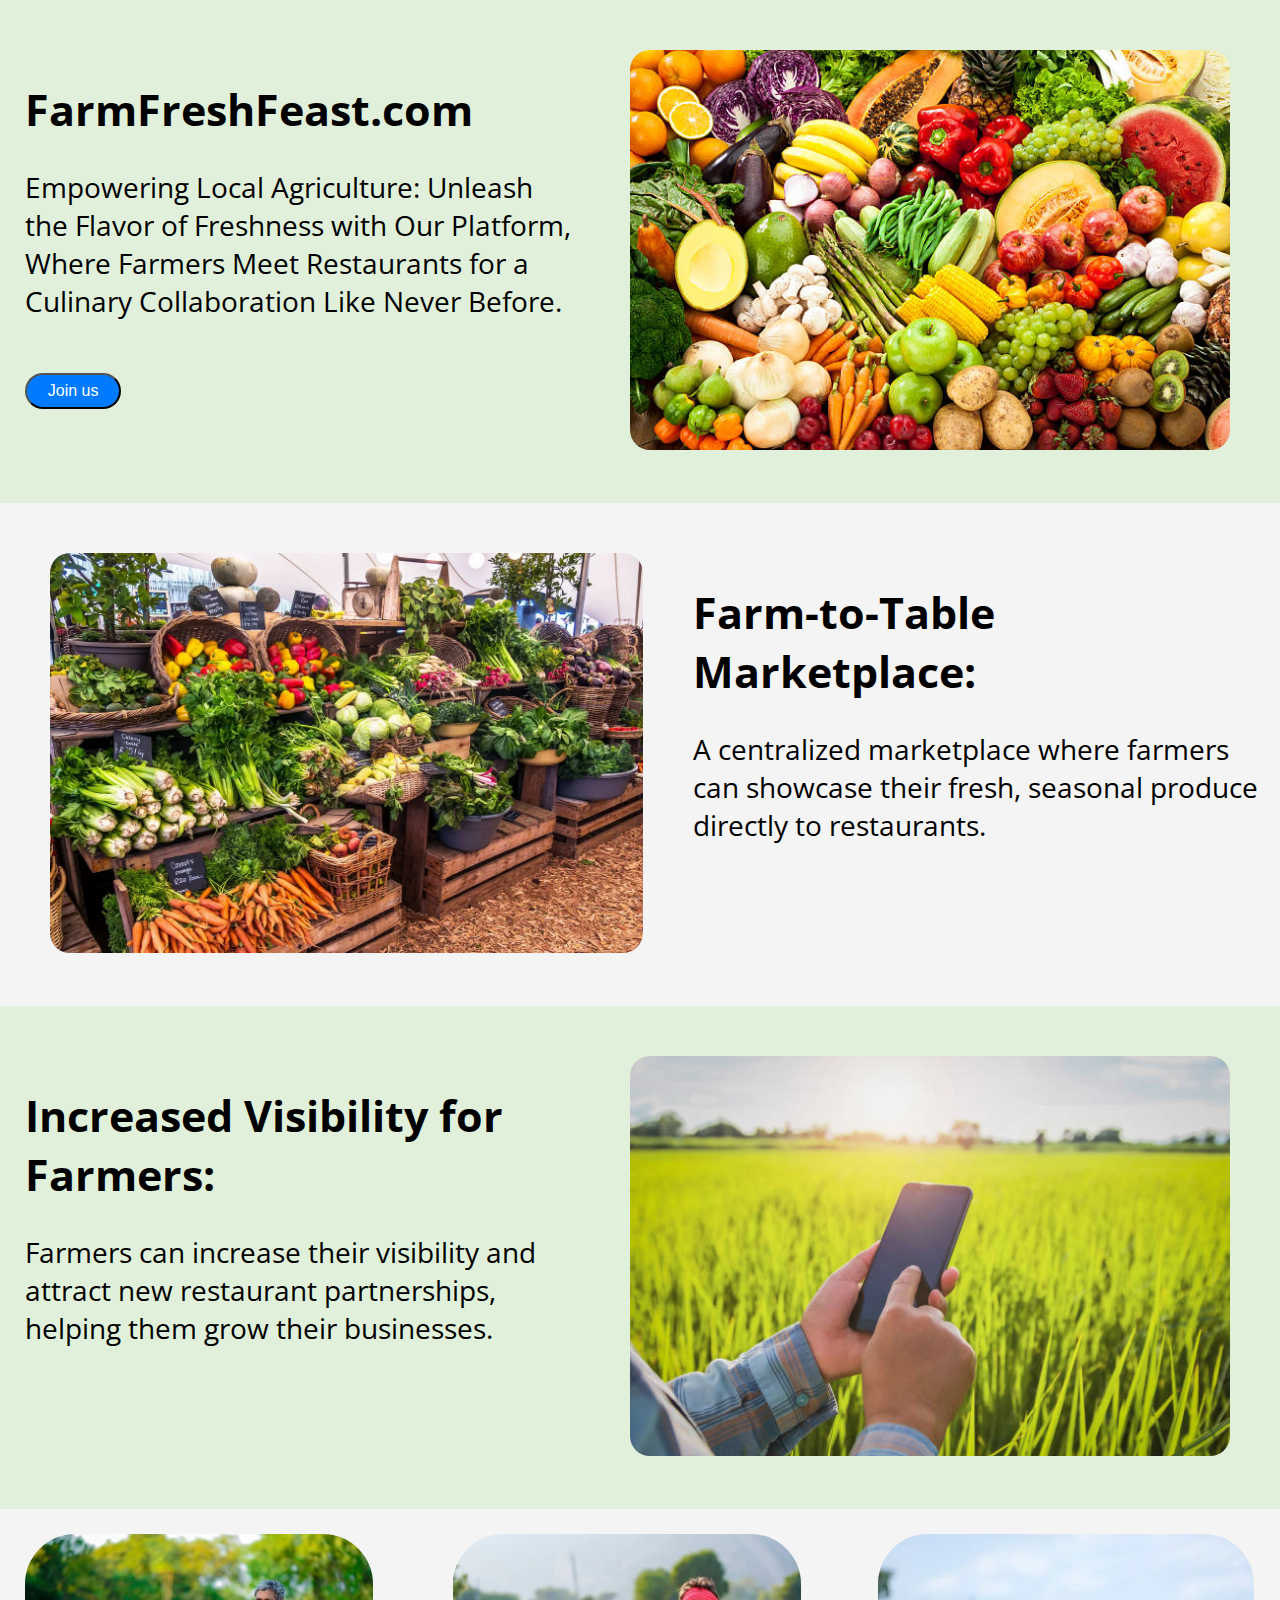
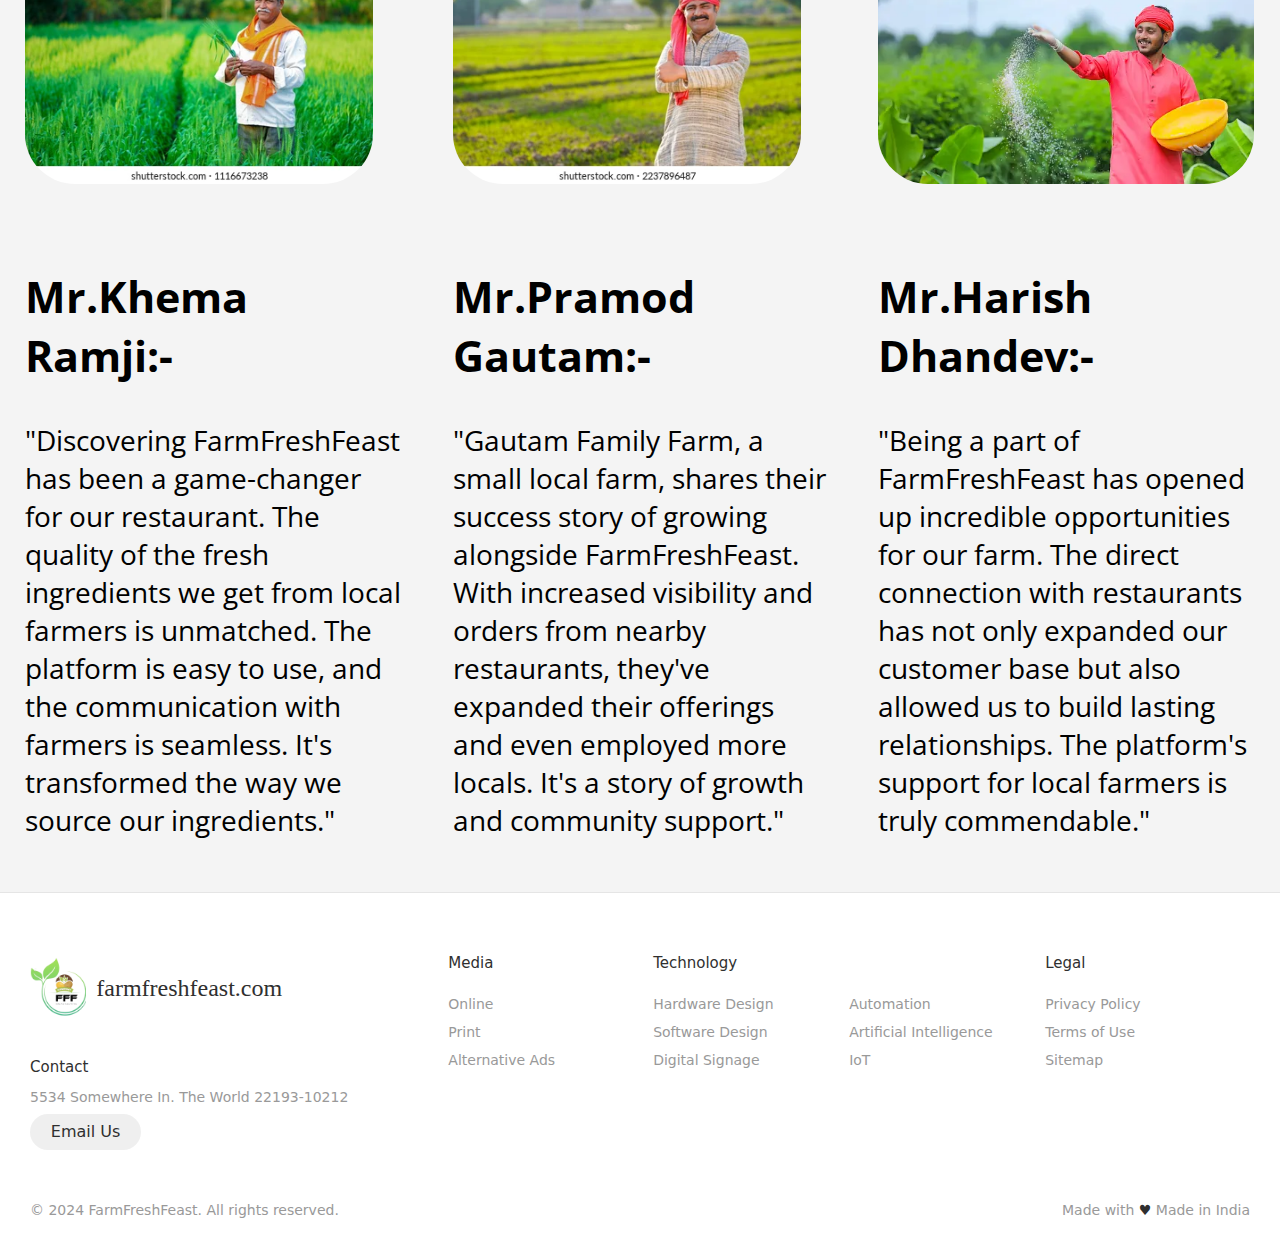
<file: pages/index.html>
<!DOCTYPE html>
<html lang="en">
<head>
    <meta charset="UTF-8">
    <meta name="viewport" content="width=device-width, initial-scale=1.0">
    <title>FarmFreshFeast.com</title>
    <link rel="stylesheet" href="../assets/style.css">
    <link rel="preconnect" href="https://fonts.googleapis.com">
    <link rel="preconnect" href="https://fonts.gstatic.com" crossorigin>
    <link href="https://fonts.googleapis.com/css2?family=Open+Sans:ital,wght@0,300..800;1,300..800&display=swap" rel="stylesheet">
    <style>
        .container{
            display: flex;
            flex-direction: row;
            justify-content: space-evenly;
        }
        .welcomeimg{
            padding: 50px;
        }
        .img1{
            border-radius: 20px;
            height: 400px;
        }
        .container2{
            display: flex;
            flex-direction: row;
            justify-content: space-evenly;
        }
        .img2{
            border-radius: 50px;
            height: 250px;
            
        }
        .element{
            padding: 25px;
        }
        a{
          text-decoration: none;
        }
    </style>
</head>
<body>
    <div class="bg1 container">
        <div>
            <h1 class="heading">FarmFreshFeast.com</h1>
            <p class="para">Empowering Local Agriculture: Unleash the Flavor of Freshness with Our Platform, Where Farmers Meet Restaurants for a Culinary Collaboration Like Never Before.</p>
            <br>
            <a href="./question.html"><button class="button1">Join us</button></a>
        </div>
        <div class="welcomeimg">
            <img src="../assets/projectimages/welcome1.jpg" alt="" class="img1">
        </div>
    </div>
    <div class="container">
        <div class="welcomeimg">
            <img src="../assets/projectimages/welcome2.webp" alt="" class="img1">
        </div>
        <div>
            <h1 class="heading">Farm-to-Table Marketplace:</h1>
            <p class="para">A centralized marketplace where farmers can showcase their fresh, seasonal produce directly to restaurants.</p>
        </div>
    </div>
    <div class="bg1 container">
        <div>
            <h1 class="heading">Increased Visibility for Farmers:</h1>
            <p class="para">Farmers can increase their visibility and attract new restaurant partnerships, helping them grow their businesses.</p>
        </div>
        <div class="welcomeimg">
            <img src="../assets/projectimages/welcome3.jpg" alt="" class="img1">
        </div>
    </div>
    <div class="container2">
        <div class="element">
            <img src="../assets/projectimages/farmer1.webp" alt="" class="img2">
            <h2 class="heading">
                Mr.Khema Ramji:-
            </h2>
            <p class="para">"Discovering FarmFreshFeast has been a game-changer for our restaurant. The quality of the fresh ingredients we get from local farmers is unmatched. The platform is easy to use, and the communication with farmers is seamless. It's transformed the way we source our ingredients."
            </p>
        </div>
        <div class="element">
            <img src="../assets/projectimages/farmer2.webp" alt="" class="img2">
            <h2 class="heading">
                Mr.Pramod Gautam:-
            </h2>
            <p class="para">
                "Gautam Family Farm, a small local farm, shares their success story of growing alongside FarmFreshFeast. With increased visibility and orders from nearby restaurants, they've expanded their offerings and even employed more locals. It's a story of growth and community support."
            </p>
        </div>
        <div class="element">
            <img src="../assets/projectimages/farmer3.webp" alt="" class="img2">
            <h2 class="heading">
                Mr.Harish Dhandev:-
            </h2>
            <p class="para">"Being a part of FarmFreshFeast has opened up incredible opportunities for our farm. The direct connection with restaurants has not only expanded our customer base but also allowed us to build lasting relationships. The platform's support for local farmers is truly commendable."
            </p>
        </div>
    </div>
    <footer class="footer">
        <div class="footer__addr">
            
          <h1 class="footer__logo"><img src="../assets/projectimages/img1-removebg.png" alt="" style="height: 100px;">FarmFreshFeast.com</h1>
              
          <h2>Contact</h2>
          
          <address>
            5534 Somewhere In. The World 22193-10212<br>
                
            <a class="footer__btn" href="mailto:example@gmail.com">Email Us</a>
          </address>
        </div>
        
        <ul class="footer__nav">
          <li class="nav__item">
            <h2 class="nav__title">Media</h2>
      
            <ul class="nav__ul">
              <li>
                <a href="#">Online</a>
              </li>
      
              <li>
                <a href="#">Print</a>
              </li>
                  
              <li>
                <a href="#">Alternative Ads</a>
              </li>
            </ul>
          </li>
          
          <li class="nav__item nav__item--extra">
            <h2 class="nav__title">Technology</h2>
            
            <ul class="nav__ul nav__ul--extra">
              <li>
                <a href="#">Hardware Design</a>
              </li>
              
              <li>
                <a href="#">Software Design</a>
              </li>
              
              <li>
                <a href="#">Digital Signage</a>
              </li>
              
              <li>
                <a href="#">Automation</a>
              </li>
              
              <li>
                <a href="#">Artificial Intelligence</a>
              </li>
              
              <li>
                <a href="#">IoT</a>
              </li>
            </ul>
          </li>
          
          <li class="nav__item">
            <h2 class="nav__title">Legal</h2>
            
            <ul class="nav__ul">
              <li>
                <a href="#">Privacy Policy</a>
              </li>
              
              <li>
                <a href="#">Terms of Use</a>
              </li>
              
              <li>
                <a href="#">Sitemap</a>
              </li>
            </ul>
          </li>
        </ul>
        
        <div class="legal">
          <p>&copy; 2024 FarmFreshFeast. All rights reserved.</p>
          
          <div class="legal__links">
            <span>Made with <span class="heart">♥</span> Made in India</span>
          </div>
        </div>
      </footer>
</body>
</html>
</file>
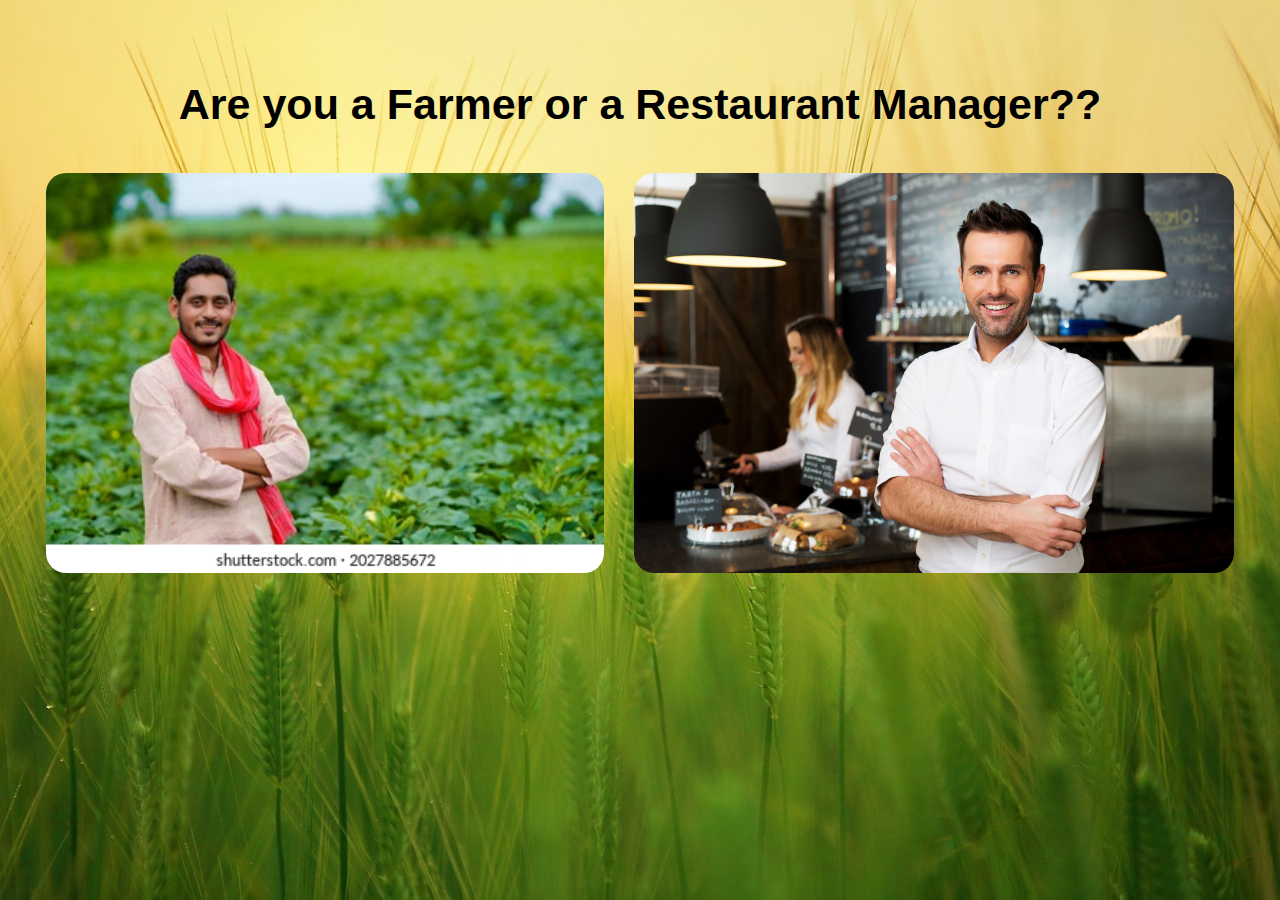
<file: pages/question.html>
<!DOCTYPE html>
<html lang="en">
<head>
    <meta charset="UTF-8">
    <meta name="viewport" content="width=device-width, initial-scale=1.0">
    <title>FarmFreshFeast.com</title>
    <link rel="stylesheet" href="../assets/style.css">
    <style>
        .backgroundimg{
            background-image: url(../assets/projectimages/background.jpg);
            background-size: cover; background-position: center;background-repeat: no-repeat;
            height: 100vh;
            margin: 0;
        }
        .options{
            display: flex;
            flex-direction: row;
            justify-content: center;
        }
        img{
            height: 400px;
            margin: 15px;
            border-radius: 20px;
        }
    </style>
</head>
<body>
    <div class="backgroundimg">
        <h1 class="heading" style="text-align: center;">Are you a Farmer or a Restaurant Manager??</h1>
        <div class="options">
            <a href="#"><img src="../assets/projectimages/combo1.webp" alt=""></a>
            <a href="#"><img src="../assets/projectimages/combo3.jpeg" alt=""></a>
        </div>
    </div>
</body>
</html>
</file>
<file: assets/style.css>
body {
    margin: 0;
}
.heading{
    font-family: "Open Sans", sans-serif;
    margin-top: 0;
    padding-top: 80px;
    font-size: 43px;
}
.bg1{
    background-color: #E1F0DA;
    padding-left: 25px;
}
.para{
    font-family: "Open Sans", sans-serif;
    font-size: 28px;
}
.button1 {
    display: flex;
    align-items: center;
    justify-content: center;
    height: 36px;
    max-width: max-content;
    background-color: #007bff;
    border-radius: 100px;
    color: white;
    line-height: 0;
    margin: 0.6em 0;
    font-size: 1rem;
    padding: 0 1.3em;
}
*, *:before, *:after {
  box-sizing: border-box;
}

html {
  font-size: 100%;
}

body {
  font-family: acumin-pro, system-ui, sans-serif;
  margin: 0;
  display: grid;
  grid-template-rows: auto 1fr auto;
  font-size: 14px;
  background-color: #f4f4f4;
  align-items: start;
  min-height: 100vh;
}
.red_btn{
  border-color: red;
  padding:5px;
  color: red;

}
.footer {
  display: flex;
  flex-flow: row wrap;
  padding: 30px 30px 20px 30px;
  color: #2f2f2f;
  background-color: #fff;
  border-top: 1px solid #e5e5e5;
}

.footer > * {
  flex:  1 100%;
}

.footer__addr {
  margin-right: 1.25em;
  margin-bottom: 2em;
}

.footer__logo {
    font-family: 'Pacifico', cursive;
    font-weight: 400;
    text-transform: lowercase;
    font-size: 1.5rem;
    display: flex;
    align-items: center;
}
.footer__logo img {
    height: 100px; /* Adjust the height as needed */
    margin-right: 10px; /* Adjust the margin as needed */
}
.footer__addr h2 {
  margin-top: 1.3em;
  font-size: 15px;
  font-weight: 400;
}

.nav__title {
  font-weight: 400;
  font-size: 15px;
}

.footer address {
  font-style: normal;
  color: #999;
}

.footer__btn {
  display: flex;
  align-items: center;
  justify-content: center;
  height: 36px;
  max-width: max-content;
  background-color: rgb(33, 33, 33, 0.07);
  border-radius: 100px;
  color: #2f2f2f;
  line-height: 0;
  margin: 0.6em 0;
  font-size: 1rem;
  padding: 0 1.3em;
}

.footer ul {
  list-style: none;
  padding-left: 0;
}

.footer li {
  line-height: 2em;
}

.footer a {
  text-decoration: none;
}

.footer__nav {
  display: flex;
	flex-flow: row wrap;
}

.footer__nav > * {
  flex: 1 50%;
  margin-right: 1.25em;
}

.nav__ul a {
  color: #999;
}

.nav__ul--extra {
  column-count: 2;
  column-gap: 1.25em;
}

.legal {
  display: flex;
  flex-wrap: wrap;
  color: #999;
}
  
.legal__links {
  display: flex;
  align-items: center;
}

.heart {
  color: #2f2f2f;
}

@media screen and (min-width: 24.375em) {
  .legal .legal__links {
    margin-left: auto;
  }
}

@media screen and (min-width: 40.375em) {
  .footer__nav > * {
    flex: 1;
  }
  
  .nav__item--extra {
    flex-grow: 2;
  }
  
  .footer__addr {
    flex: 1 0px;
  }
  
  .footer__nav {
    flex: 2 0px;
  }
}
</file>
